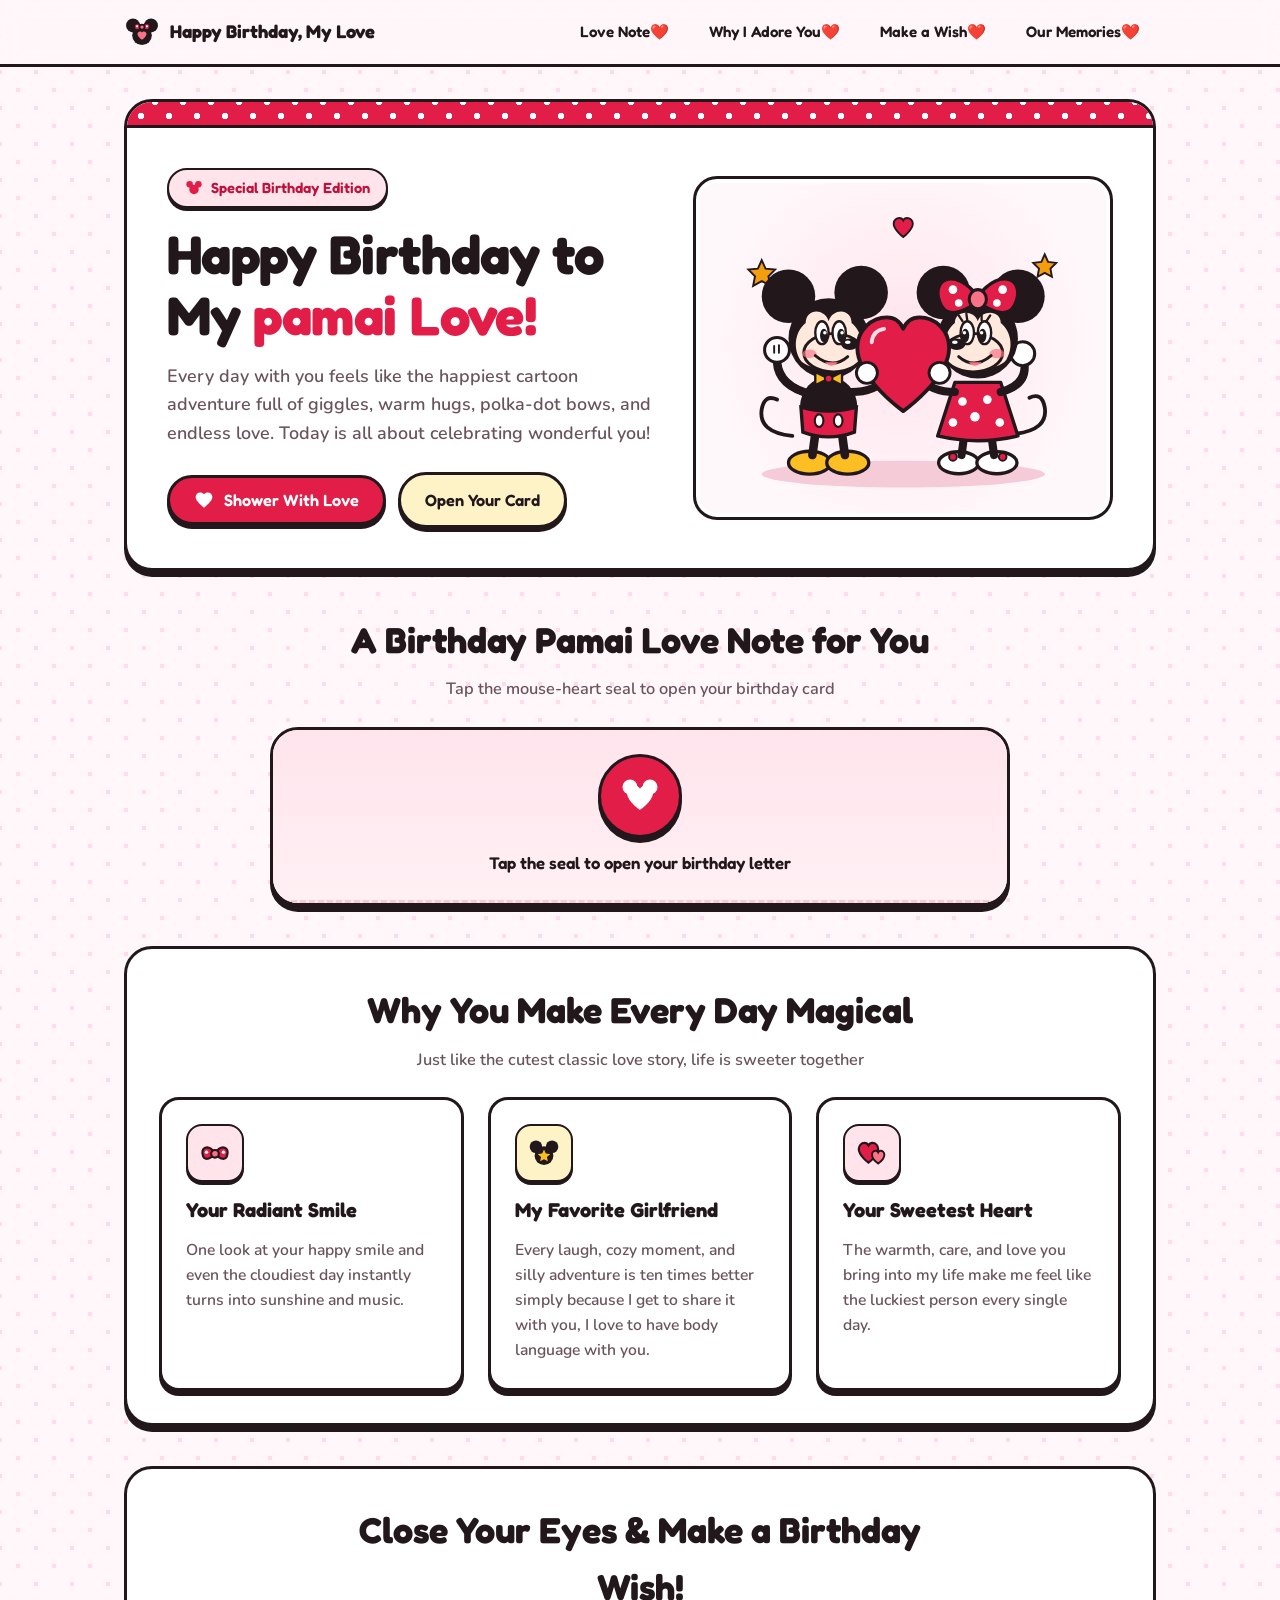
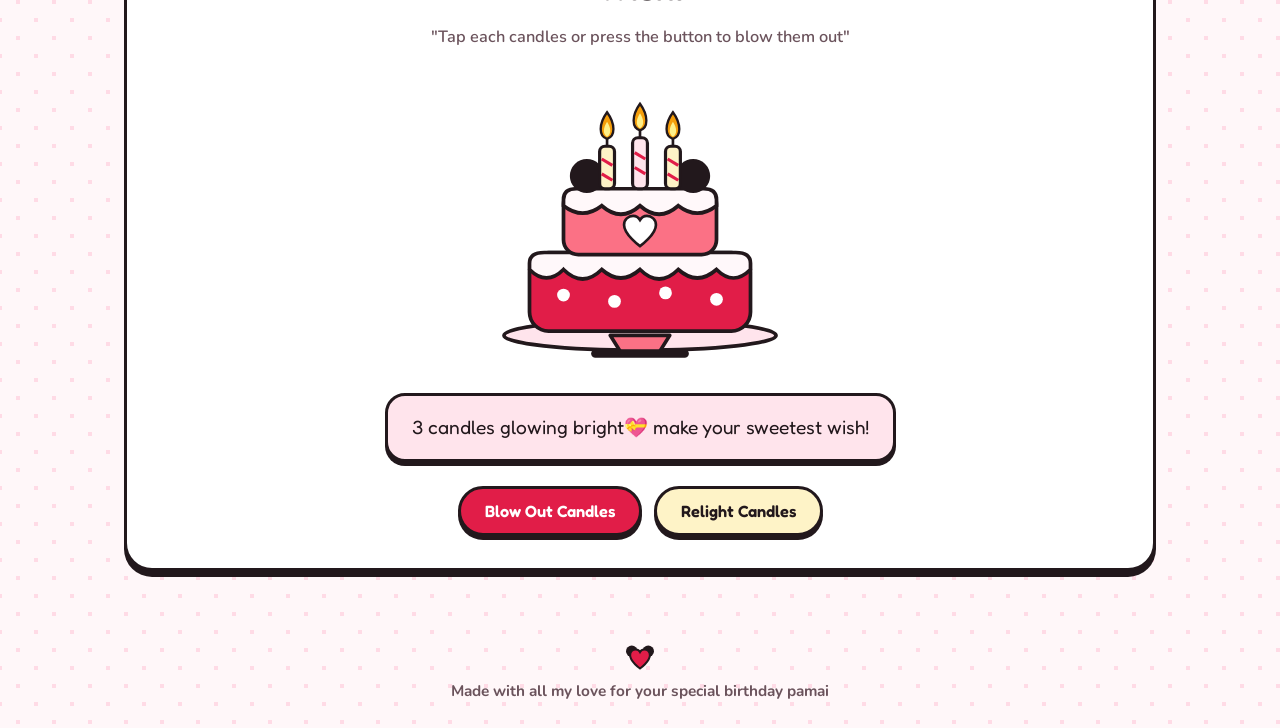
<file: index.html>
<!doctype html>
<html lang="en">
<head>
  <meta charset="utf-8">
  <meta name="viewport" content="width=device-width, initial-scale=1">
  <title>Happy Birthday, My Love!</title>
  <link rel="preconnect" href="https://fonts.googleapis.com">
  <link rel="preconnect" href="https://fonts.gstatic.com" crossorigin>
  <link href="https://fonts.googleapis.com/css2?family=Fredoka:wght@500;600;700&family=Nunito:wght@500;600;700;800&display=swap" rel="stylesheet">
  <link rel="stylesheet" href="styles.css">

</head>
<body>
  <div id="celebration-layer" aria-hidden="true"></div>

  <header class="site-header">
    <div class="header-inner">
      <a href="#top" class="brand-badge">
        <!-- Cute Mouse Ears + Polka Bow Emblem -->
        <svg width="36" height="32" viewBox="0 0 44 38" fill="none" aria-hidden="true">
          <circle cx="11" cy="11" r="8.5" fill="#22181c"/>
          <circle cx="33" cy="11" r="8.5" fill="#22181c"/>
          <circle cx="22" cy="23" r="12" fill="#22181c"/>
          <!-- Cute Red Bow -->
          <path d="M22 12 C16 6, 10 9, 13 15 C15 18, 19 16, 22 14 Z" fill="#e11d48" stroke="#22181c" stroke-width="2"/>
          <path d="M22 12 C28 6, 34 9, 31 15 C29 18, 25 16, 22 14 Z" fill="#e11d48" stroke="#22181c" stroke-width="2"/>
          <circle cx="16" cy="12" r="1.4" fill="#ffffff"/>
          <circle cx="28" cy="12" r="1.4" fill="#ffffff"/>
          <circle cx="22" cy="13" r="3" fill="#fb7185" stroke="#22181c" stroke-width="2"/>
          <!-- Heart inside head -->
          <path d="M22 28.5 C22 28.5, 16.5 24.8, 16.5 21.5 C16.5 19.6, 18 18.3, 19.7 18.3 C20.8 18.3, 21.6 18.9, 22 19.7 C22.4 18.9, 23.2 18.3, 24.3 18.3 C26 18.3, 27.5 19.6, 27.5 21.5 C27.5 24.8, 22 28.5, 22 28.5 Z" fill="#fb7185"/>
        </svg>
        <span>Happy Birthday, My Love</span>
      </a>

      <nav class="nav-links" aria-label="Birthday sections">
        <a class="nav-link" href="#love-letter">Love Note❤️</a>
        <a class="nav-link" href="#sweet-reasons">Why I Adore You❤️</a>
        <a class="nav-link" href="#birthday-wish">Make a Wish❤️</a>
        <a class="nav-link" href="memories.html">Our Memories❤️</a>
      </nav>
    </div>
  </header>

  <main id="top" class="container">
    <!-- HERO SECTION -->
    <section class="cartoon-card hero" aria-labelledby="hero-heading">
      <div class="hero-top-strip polka-banner"></div>
      <div class="hero-body">
        <div>
          <div class="pill-tag">
            <svg width="18" height="16" viewBox="0 0 24 22" fill="none" aria-hidden="true">
              <circle cx="6" cy="6" r="4.5" fill="#e11d48"/>
              <circle cx="18" cy="6" r="4.5" fill="#e11d48"/>
              <circle cx="12" cy="13" r="6.5" fill="#e11d48"/>
            </svg>
            <span>Special Birthday Edition</span>
          </div>

          <h1 id="hero-heading" class="hero-title">
            Happy Birthday to My <span class="highlight">pamai Love!</span>
          </h1>

          <p class="hero-subtitle">
            Every day with you feels like the happiest cartoon adventure full of giggles, warm hugs, polka-dot bows, and endless love. Today is all about celebrating wonderful you!
          </p>

          <div class="hero-actions">
            <button type="button" id="shower-love-btn" class="btn btn-primary">
              <svg width="20" height="20" viewBox="0 0 24 24" fill="currentColor" aria-hidden="true">
                <path d="M12 21.35l-1.45-1.32C5.4 15.36 2 12.28 2 8.5 2 5.42 4.42 3 7.5 3c1.74 0 3.41.81 4.5 2.09C13.09 3.81 14.76 3 16.5 3 19.58 3 22 5.42 22 8.5c0 3.78-3.4 6.86-8.55 11.54L12 21.35z"/>
              </svg>
              Shower With Love
            </button>
            <a href="#love-letter" class="btn btn-secondary">Open Your Card</a>
          </div>
        </div>

        <!-- Cute Classic Cartoon Mouse Couple SVG Illustration -->
        <div class="hero-stage">
          <svg class="couple-svg" viewBox="0 0 400 320" role="img" aria-label="Two cute cartoon mice holding a giant red birthday heart together">
            <!-- Soft ground shadow -->
            <ellipse cx="200" cy="292" rx="148" ry="14" fill="#f5cbd8"/>

            <!-- Decorative Floating Stars & Mini Mouse Hearts -->
            <g fill="#f59e0b" stroke="#22181c" stroke-width="2">
              <path d="M52 68 l4 9 10 1 -7 7 2 10 -9 -5 -9 5 2 -10 -7 -7 10 -1 z"/>
              <path d="M348 62 l3.5 8 8.5 1 -6 6 1.5 8.5 -7.5 -4 -7.5 4 1.5 -8.5 -6 -6 8.5 -1 z"/>
            </g>
            <path d="M200 44 C200 44, 190 36, 190 30 C190 26.5, 193 24, 196 24 C198 24, 199.3 25, 200 26.5 C200.7 25, 202 24, 204 24 C207 24, 210 26.5, 210 30 C210 36, 200 44, 200 44 Z" fill="#e11d48" stroke="#22181c" stroke-width="2"/>

            <!-- LEFT MOUSE (Boy Mouse with Bowtie & Red Shorts) -->
            <g class="mouse-bob-left">
              <!-- Cute Curly Tail -->
              <path d="M84 252 Q48 248 52 224 Q55 208 68 214" fill="none" stroke="#22181c" stroke-width="4" stroke-linecap="round"/>

              <!-- Yellow Cartoon Shoes -->
              <ellipse cx="102" cy="280" rx="22" ry="12" fill="#fbbf24" stroke="#22181c" stroke-width="3.5"/>
              <ellipse cx="142" cy="280" rx="22" ry="12" fill="#fbbf24" stroke="#22181c" stroke-width="3.5"/>
              <!-- Legs -->
              <line x1="108" y1="250" x2="105" y2="272" stroke="#22181c" stroke-width="9" stroke-linecap="round"/>
              <line x1="136" y1="250" x2="139" y2="272" stroke="#22181c" stroke-width="9" stroke-linecap="round"/>

              <!-- Torso & Classic Red Button Shorts -->
              <ellipse cx="122" cy="222" rx="30" ry="32" fill="#22181c"/>
              <path d="M93 222 Q122 230 151 222 L149 248 Q122 258 95 248 Z" fill="#e11d48" stroke="#22181c" stroke-width="3.5"/>
              <ellipse cx="112" cy="236" rx="4.5" ry="6.5" fill="#ffffff" stroke="#22181c" stroke-width="2.2"/>
              <ellipse cx="132" cy="236" rx="4.5" ry="6.5" fill="#ffffff" stroke="#22181c" stroke-width="2.2"/>

              <!-- Outer Arm Waving -->
              <path d="M96 206 Q66 196 68 168" fill="none" stroke="#22181c" stroke-width="9" stroke-linecap="round"/>
              <!-- Gloved Hand -->
              <circle cx="68" cy="162" r="13" fill="#ffffff" stroke="#22181c" stroke-width="3.2"/>
              <line x1="65" y1="158" x2="65" y2="165" stroke="#22181c" stroke-width="2" stroke-linecap="round"/>
              <line x1="70" y1="157" x2="70" y2="165" stroke="#22181c" stroke-width="2" stroke-linecap="round"/>

              <!-- Big Round Mouse Ears -->
              <circle cx="80" cy="106" r="28" fill="#22181c"/>
              <circle cx="156" cy="102" r="28" fill="#22181c"/>

              <!-- Head -->
              <circle cx="122" cy="150" r="42" fill="#22181c"/>
              <!-- Cream Widow's Peak Face Mask -->
              <path d="M98 134 C98 118, 118 118, 122 132 C126 118, 146 118, 146 134 C156 142, 160 158, 152 172 C144 185, 100 185, 92 172 C84 158, 88 142, 98 134 Z" fill="#ffe9dc"/>
              <!-- Snout & Cheek -->
              <ellipse cx="127" cy="165" rx="31" ry="20" fill="#ffe9dc" stroke="#22181c" stroke-width="3"/>
              <!-- Rosy Cheek -->
              <ellipse cx="102" cy="166" rx="7.5" ry="4.5" fill="#fb7185" opacity="0.65"/>

              <!-- Expressive Cartoon Eyes -->
              <ellipse cx="115" cy="144" rx="7" ry="12" fill="#ffffff" stroke="#22181c" stroke-width="2.5"/>
              <ellipse cx="133" cy="144" rx="7" ry="12" fill="#ffffff" stroke="#22181c" stroke-width="2.5"/>
              <ellipse cx="117" cy="147" rx="4" ry="7" fill="#22181c"/>
              <ellipse cx="135" cy="147" rx="4" ry="7" fill="#22181c"/>
              <circle cx="118" cy="144" r="1.8" fill="#ffffff"/>
              <circle cx="136" cy="144" r="1.8" fill="#ffffff"/>

              <!-- Cute Button Nose -->
              <ellipse cx="144" cy="156" rx="9" ry="6" fill="#22181c"/>
              <ellipse cx="142" cy="154" rx="3" ry="1.8" fill="#ffffff"/>

              <!-- Happy Smile -->
              <path d="M108 168 Q126 183 142 169" fill="none" stroke="#22181c" stroke-width="3" stroke-linecap="round"/>
              <path d="M118 175 Q125 182 132 175 Z" fill="#fb7185"/>

              <!-- Cute Yellow Bowtie -->
              <path d="M122 192 L108 185 L108 199 Z" fill="#fbbf24" stroke="#22181c" stroke-width="2.5" stroke-linejoin="round"/>
              <path d="M122 192 L136 185 L136 199 Z" fill="#fbbf24" stroke="#22181c" stroke-width="2.5" stroke-linejoin="round"/>
              <circle cx="122" cy="192" r="4" fill="#e11d48" stroke="#22181c" stroke-width="2"/>
            </g>

            <!-- RIGHT MOUSE (Girl Mouse with Polka-Dot Dress & Giant Bow) -->
            <g class="mouse-bob-right">
              <!-- Curly Tail -->
              <path d="M316 250 Q352 246 348 222 Q345 206 332 212" fill="none" stroke="#22181c" stroke-width="4" stroke-linecap="round"/>

              <!-- Cuteheeled Mary Jane Shoes -->
              <ellipse cx="258" cy="280" rx="21" ry="11.5" fill="#ffffff" stroke="#22181c" stroke-width="3.5"/>
              <circle cx="252" cy="274" r="4" fill="#e11d48" stroke="#22181c" stroke-width="2"/>
              <ellipse cx="298" cy="280" rx="21" ry="11.5" fill="#ffffff" stroke="#22181c" stroke-width="3.5"/>
              <circle cx="304" cy="274" r="4" fill="#e11d48" stroke="#22181c" stroke-width="2"/>

              <!-- Legs -->
              <line x1="264" y1="250" x2="261" y2="272" stroke="#22181c" stroke-width="8.5" stroke-linecap="round"/>
              <line x1="292" y1="250" x2="295" y2="272" stroke="#22181c" stroke-width="8.5" stroke-linecap="round"/>

              <!-- Polka-Dot Flared Dress -->
              <path d="M254 196 L302 196 L320 252 Q278 262 236 252 Z" fill="#e11d48" stroke="#22181c" stroke-width="3.5" stroke-linejoin="round"/>
              <!-- White Polka Dots on Dress -->
              <circle cx="262" cy="216" r="4.5" fill="#ffffff"/>
              <circle cx="288" cy="214" r="4.5" fill="#ffffff"/>
              <circle cx="275" cy="232" r="5" fill="#ffffff"/>
              <circle cx="252" cy="238" r="4.5" fill="#ffffff"/>
              <circle cx="301" cy="238" r="4.5" fill="#ffffff"/>

              <!-- Outer Arm Clasped Happily -->
              <path d="M302 206 Q332 198 326 172" fill="none" stroke="#22181c" stroke-width="8.5" stroke-linecap="round"/>
              <circle cx="325" cy="166" r="12.5" fill="#ffffff" stroke="#22181c" stroke-width="3.2"/>

              <!-- Big Round Mouse Ears -->
              <circle cx="242" cy="102" r="28" fill="#22181c"/>
              <circle cx="320" cy="106" r="28" fill="#22181c"/>

              <!-- Head -->
              <circle cx="278" cy="150" r="42" fill="#22181c"/>

              <!-- Iconic Giant Polka-Dot Bow on Top -->
              <g>
                <path d="M278 106 C254 74, 226 88, 240 116 C248 130, 266 120, 278 112 Z" fill="#e11d48" stroke="#22181c" stroke-width="3.5"/>
                <path d="M278 106 C302 74, 330 88, 316 116 C308 130, 290 120, 278 112 Z" fill="#e11d48" stroke="#22181c" stroke-width="3.5"/>
                <circle cx="252" cy="99" r="4.5" fill="#ffffff"/>
                <circle cx="258" cy="113" r="4" fill="#ffffff"/>
                <circle cx="304" cy="99" r="4.5" fill="#ffffff"/>
                <circle cx="298" cy="113" r="4" fill="#ffffff"/>
                <ellipse cx="278" cy="109" rx="9" ry="10" fill="#fb7185" stroke="#22181c" stroke-width="3.2"/>
              </g>

              <!-- Cream Face Mask -->
              <path d="M254 134 C254 120, 274 120, 278 132 C282 120, 302 120, 302 134 C312 142, 316 158, 308 172 C300 185, 256 185, 248 172 C240 158, 244 142, 254 134 Z" fill="#ffe9dc"/>
              <!-- Snout -->
              <ellipse cx="273" cy="165" rx="31" ry="20" fill="#ffe9dc" stroke="#22181c" stroke-width="3"/>
              <!-- Rosy Cheek -->
              <ellipse cx="298" cy="166" rx="8" ry="4.8" fill="#fb7185" opacity="0.7"/>

              <!-- Sweet Eyelashes & Eyes -->
              <path d="M262 132 L258 126 M267 131 L266 124" stroke="#22181c" stroke-width="2.4" stroke-linecap="round"/>
              <path d="M282 131 L282 124 M287 132 L291 126" stroke="#22181c" stroke-width="2.4" stroke-linecap="round"/>
              <ellipse cx="267" cy="144" rx="7" ry="12" fill="#ffffff" stroke="#22181c" stroke-width="2.5"/>
              <ellipse cx="285" cy="144" rx="7" ry="12" fill="#ffffff" stroke="#22181c" stroke-width="2.5"/>
              <ellipse cx="265" cy="147" rx="4" ry="7" fill="#22181c"/>
              <ellipse cx="283" cy="147" rx="4" ry="7" fill="#22181c"/>
              <circle cx="264" cy="144" r="1.8" fill="#ffffff"/>
              <circle cx="282" cy="144" r="1.8" fill="#ffffff"/>

              <!-- Cute Button Nose -->
              <ellipse cx="256" cy="156" rx="9" ry="6" fill="#22181c"/>
              <ellipse cx="254" cy="154" rx="3" ry="1.8" fill="#ffffff"/>

              <!-- Sweet Smile -->
              <path d="M258 169 Q274 183 292 168" fill="none" stroke="#22181c" stroke-width="3" stroke-linecap="round"/>
              <path d="M268 175 Q275 182 282 175 Z" fill="#fb7185"/>
            </g>

            <!-- CENTER GIANT SHARED HEART HELD BY BOTH MICE -->
            <g class="heart-pulse">
              <!-- Inner Arms Holding Heart -->
              <path d="M146 206 Q170 206 182 192" fill="none" stroke="#22181c" stroke-width="8.5" stroke-linecap="round"/>
              <path d="M254 206 Q230 206 218 192" fill="none" stroke="#22181c" stroke-width="8.5" stroke-linecap="round"/>

              <!-- Heart Shape -->
              <path d="M200 226 C200 226, 152 192, 152 160 C152 141, 167 128, 183 128 C192 128, 197 133, 200 140 C203 133, 208 128, 217 128 C233 128, 248 141, 248 160 C248 192, 200 226, 200 226 Z" fill="#e11d48" stroke="#22181c" stroke-width="4" stroke-linejoin="round"/>
              <!-- Glossy Shine on Heart -->
              <path d="M167 154 Q168 142 180 140" fill="none" stroke="#ffffff" stroke-width="4" stroke-linecap="round" opacity="0.85"/>
              <!-- Gloved Hands Resting on Heart -->
              <circle cx="162" cy="186" r="11" fill="#ffffff" stroke="#22181c" stroke-width="3"/>
              <circle cx="238" cy="186" r="11" fill="#ffffff" stroke="#22181c" stroke-width="3"/>
            </g>
          </svg>
        </div>
      </div>
    </section>

    <!-- LOVE LETTER ENVELOPE SECTION -->
    <section id="love-letter" aria-labelledby="letter-heading">
      <div class="section-header">
        <h2 id="letter-heading" class="section-title">A Birthday Pamai Love Note for You</h2>
        <p class="section-desc">Tap the mouse-heart seal to open your birthday card</p>
      </div>

      <div class="letter-wrapper">
        <div id="envelope-card" class="envelope-card">
          <div class="envelope-top">
            <button
              type="button"
              id="toggle-letter-btn"
              class="wax-seal-btn"
              aria-expanded="false"
              aria-controls="letter-panel"
              aria-label="Open birthday love letter"
            >
              <!-- Mouse-Ear Heart Seal Icon -->
              <svg width="44" height="40" viewBox="0 0 44 40" fill="none" aria-hidden="true">
                <circle cx="12" cy="11" r="7.5" fill="#ffffff"/>
                <circle cx="32" cy="11" r="7.5" fill="#ffffff"/>
                <path d="M22 34 C22 34, 9 25, 9 17 C9 12.5, 12.5 9.5, 16.5 9.5 C19 9.5, 21 10.8, 22 12.8 C23 10.8, 25 9.5, 27.5 9.5 C31.5 9.5, 35 12.5, 35 17 C35 25, 22 34, 22 34 Z" fill="#ffffff"/>
              </svg>
            </button>
            <span id="seal-label" class="seal-caption">Tap the seal to open your birthday letter</span>
          </div>

          <div id="letter-panel" class="letter-content">
            <div class="letter-paper">
              <h3 class="letter-salutation">Dearest Birthday babe,</h3>
              <div class="letter-body">
                <p>
                  Happy, happy birthday, my babe! From the moment you walked into my life, you turned ordinary days into the sweetest, brightest story I could ever wish for.
                </p>
                <p>
                  Your smile lights up every room, your kindness warms my heart, and being by your side—just like two inseparable cartoon sweethearts—is my favorite place in the whole world.
                </p>
                <p>
                  May this year bring you all the laughter, magic, sweet surprises, and happiness your heart can hold. Thank you for being you, today and always.
                </p>
              </div>
              <div class="letter-signoff">
                <span>Forever yours, with all my love from first</span>
                <svg width="24" height="22" viewBox="0 0 24 22" fill="#e11d48" aria-hidden="true">
                  <path d="M12 20.5 C12 20.5, 3 14.2, 3 8.2 C3 5, 5.5 2.5, 8.5 2.5 C10.3 2.5, 11.4 3.5, 12 4.8 C12.6 3.5, 13.7 2.5, 15.5 2.5 C18.5 2.5, 21 5, 21 8.2 C21 14.2, 12 20.5, 12 20.5 Z"/>
                </svg>
              </div>
            </div>
          </div>
        </div>
      </div>
    </section>

    <!-- SWEET REASONS SECTION -->
    <section id="sweet-reasons" class="cartoon-card" aria-labelledby="reasons-heading">
      <div class="section-header">
        <h2 id="reasons-heading" class="section-title">Why You Make Every Day Magical</h2>
        <p class="section-desc">Just like the cutest classic love story, life is sweeter together</p>
      </div>

      <div class="reasons-grid">
        <article class="reason-card">
          <div class="reason-icon" aria-hidden="true">
            <!-- Polka Bow SVG -->
            <svg width="34" height="28" viewBox="0 0 40 30" fill="none">
              <path d="M20 15 C12 4, 2 8, 6 19 C9 25, 16 20, 20 17 Z" fill="#e11d48" stroke="#22181c" stroke-width="2.5"/>
              <path d="M20 15 C28 4, 38 8, 34 19 C31 25, 24 20, 20 17 Z" fill="#e11d48" stroke="#22181c" stroke-width="2.5"/>
              <circle cx="10" cy="14" r="2" fill="#ffffff"/>
              <circle cx="30" cy="14" r="2" fill="#ffffff"/>
              <circle cx="20" cy="16" r="4.5" fill="#fb7185" stroke="#22181c" stroke-width="2.5"/>
            </svg>
          </div>
          <h3 class="reason-title">Your Radiant Smile</h3>
          <p class="reason-text">
            One look at your happy smile and even the cloudiest day instantly turns into sunshine and music.
          </p>
        </article>

        <article class="reason-card">
          <div class="reason-icon" aria-hidden="true">
            <!-- Mouse Ears Star SVG -->
            <svg width="34" height="32" viewBox="0 0 38 34" fill="none">
              <circle cx="10" cy="10" r="7" fill="#22181c"/>
              <circle cx="28" cy="10" r="7" fill="#22181c"/>
              <circle cx="19" cy="20" r="10.5" fill="#22181c"/>
              <path d="M19 13 l2 4.5 5 .6 -3.7 3.4 1 4.8 -4.3 -2.4 -4.3 2.4 1 -4.8 -3.7 -3.4 5 -.6 z" fill="#fbbf24"/>
            </svg>
          </div>
          <h3 class="reason-title">My Favorite Girlfriend</h3>
          <p class="reason-text">
            Every laugh, cozy moment, and silly adventure is ten times better simply because I get to share it with you, I love to have body language with you.
          </p>
        </article>

        <article class="reason-card">
          <div class="reason-icon" aria-hidden="true">
            <!-- Two Hearts SVG -->
            <svg width="34" height="30" viewBox="0 0 38 34" fill="none">
              <path d="M15 28 C15 28, 4 20, 4 12.5 C4 8.5, 7 5.5, 10.5 5.5 C12.8 5.5, 14.2 6.8, 15 8.4 C15.8 6.8, 17.2 5.5, 19.5 5.5 C23 5.5, 26 8.5, 26 12.5 C26 20, 15 28, 15 28 Z" fill="#e11d48" stroke="#22181c" stroke-width="2.4"/>
              <path d="M26 29 C26 29, 19 23.8, 19 19 C19 16.5, 21 14.5, 23.2 14.5 C24.6 14.5, 25.5 15.3, 26 16.3 C26.5 15.3, 27.4 14.5, 28.8 14.5 C31 14.5, 33 16.5, 33 19 C33 23.8, 26 29, 26 29 Z" fill="#fb7185" stroke="#22181c" stroke-width="2.2"/>
            </svg>
          </div>
          <h3 class="reason-title">Your Sweetest Heart</h3>
          <p class="reason-text">
            The warmth, care, and love you bring into my life make me feel like the luckiest person every single day.
          </p>
        </article>
      </div>
    </section>

    <!-- INTERACTIVE BIRTHDAY CAKE & WISH SECTION -->
    <section id="birthday-wish" class="cartoon-card" aria-labelledby="wish-heading">
      <div class="section-header">
        <h2 id="wish-heading" class="section-title">Close Your Eyes &amp; Make a Birthday Wish!</h2>
        <p class="section-desc">"Tap each candles or press the button to blow them out"</p>
      </div>

      <div class="cake-stage">
        <div class="cake-svg-wrap">
          <svg viewBox="0 0 320 270" width="100%" role="img" aria-label="Cute polka-dot birthday cake topped with mouse ears and three flickering candles">
            <!-- Cake Stand -->
            <ellipse cx="160" cy="246" rx="128" ry="14" fill="#ffe4ec" stroke="#22181c" stroke-width="3.5"/>
            <path d="M132 246 L142 262 L178 262 L188 246 Z" fill="#fb7185" stroke="#22181c" stroke-width="3.5" stroke-linejoin="round"/>
            <rect x="114" y="259" width="92" height="8" rx="4" fill="#22181c"/>

            <!-- Bottom Tier (Polka-Dot Red) -->
            <rect x="56" y="168" width="208" height="74" rx="18" fill="#e11d48" stroke="#22181c" stroke-width="3.5"/>
            <circle cx="88" cy="208" r="6" fill="#ffffff"/>
            <circle cx="136" cy="214" r="6" fill="#ffffff"/>
            <circle cx="184" cy="206" r="6" fill="#ffffff"/>
            <circle cx="232" cy="212" r="6" fill="#ffffff"/>
            <!-- Cream Frosting Drips Bottom Tier -->
            <path d="M56 184 Q72 200 88 184 Q106 202 124 184 Q142 200 160 184 Q178 202 196 184 Q214 200 232 184 Q248 200 264 184 L264 178 Q264 168 250 168 L70 168 Q56 168 56 178 Z" fill="#fff8fa" stroke="#22181c" stroke-width="3.5"/>

            <!-- Top Tier (Soft Pink) -->
            <rect x="88" y="108" width="144" height="62" rx="14" fill="#fb7185" stroke="#22181c" stroke-width="3.5"/>
            <!-- Cream Frosting Top Tier -->
            <path d="M88 124 Q106 138 124 124 Q142 140 160 124 Q178 140 196 124 Q214 138 232 124 L232 118 Q232 108 220 108 L100 108 Q88 108 88 118 Z" fill="#fff8fa" stroke="#22181c" stroke-width="3.5"/>

            <!-- Cute Chocolate Mouse-Ear Cake Toppers -->
            <circle cx="110" cy="96" r="16" fill="#22181c"/>
            <circle cx="210" cy="96" r="16" fill="#22181c"/>

            <!-- Center Heart Badge on Cake -->
            <path d="M160 162 C160 162, 145 151, 145 142 C145 137, 149 133.5, 153.5 133.5 C156.5 133.5, 158.6 135, 160 137.4 C161.4 135, 163.5 133.5, 166.5 133.5 C171 133.5, 175 137, 175 142 C175 151, 160 162, 160 162 Z" fill="#ffffff" stroke="#22181c" stroke-width="2.5"/>

            <!-- CANDLE 1 -->
            <g class="candle-group" data-candle="0" role="button" tabindex="0" aria-label="Candle 1, tap to blow out">
              <rect x="122" y="68" width="14" height="40" rx="5" fill="#fef3c7" stroke="#22181c" stroke-width="3"/>
              <line x1="124" y1="80" x2="134" y2="86" stroke="#e11d48" stroke-width="3"/>
              <line x1="124" y1="94" x2="134" y2="100" stroke="#e11d48" stroke-width="3"/>
              <line x1="129" y1="61" x2="129" y2="68" stroke="#22181c" stroke-width="2.5"/>
              <circle class="smoke-puff" cx="129" cy="52" r="5" fill="#9ca3af"/>
              <g class="flame" style="transform-origin: 129px 60px;">
                <path d="M129 36 C121 47, 121 59, 129 61 C137 59, 137 47, 129 36 Z" fill="#f59e0b" stroke="#22181c" stroke-width="2.2"/>
                <path d="M129 45 C125 51, 125 57, 129 59 C133 57, 133 51, 129 45 Z" fill="#fef08a"/>
              </g>
            </g>

            <!-- CANDLE 2 (Center) -->
            <g class="candle-group" data-candle="1" role="button" tabindex="0" aria-label="Candle 2, tap to blow out">
              <rect x="153" y="60" width="14" height="48" rx="5" fill="#ffe4ec" stroke="#22181c" stroke-width="3"/>
              <line x1="155" y1="74" x2="165" y2="80" stroke="#e11d48" stroke-width="3"/>
              <line x1="155" y1="88" x2="165" y2="94" stroke="#e11d48" stroke-width="3"/>
              <line x1="160" y1="53" x2="160" y2="60" stroke="#22181c" stroke-width="2.5"/>
              <circle class="smoke-puff" cx="160" cy="44" r="5" fill="#9ca3af"/>
              <g class="flame" style="transform-origin: 160px 52px;">
                <path d="M160 28 C152 39, 152 51, 160 53 C168 51, 168 39, 160 28 Z" fill="#f59e0b" stroke="#22181c" stroke-width="2.2"/>
                <path d="M160 37 C156 43, 156 49, 160 51 C164 49, 164 43, 160 37 Z" fill="#fef08a"/>
              </g>
            </g>

            <!-- CANDLE 3 -->
            <g class="candle-group" data-candle="2" role="button" tabindex="0" aria-label="Candle 3, tap to blow out">
              <rect x="184" y="68" width="14" height="40" rx="5" fill="#fef3c7" stroke="#22181c" stroke-width="3"/>
              <line x1="186" y1="80" x2="196" y2="86" stroke="#e11d48" stroke-width="3"/>
              <line x1="186" y1="94" x2="196" y2="100" stroke="#e11d48" stroke-width="3"/>
              <line x1="191" y1="61" x2="191" y2="68" stroke="#22181c" stroke-width="2.5"/>
              <circle class="smoke-puff" cx="191" cy="52" r="5" fill="#9ca3af"/>
              <g class="flame" style="transform-origin: 191px 60px;">
                <path d="M191 36 C183 47, 183 59, 191 61 C199 59, 199 47, 191 36 Z" fill="#f59e0b" stroke="#22181c" stroke-width="2.2"/>
                <path d="M191 45 C187 51, 187 57, 191 59 C195 57, 195 51, 191 45 Z" fill="#fef08a"/>
              </g>
            </g>
          </svg>
        </div>

        <div id="wish-banner" class="wish-banner" aria-live="polite">
          <p id="wish-status" class="wish-status">
            3 candles glowing bright💝 make your sweetest wish!
          </p>
        </div>

        <div class="hero-actions">
          <button type="button" id="blow-candles-btn" class="btn btn-primary">
            Blow Out Candles
          </button>
          <button type="button" id="relight-candles-btn" class="btn btn-secondary" hidden>
            Relight Candles
          </button>
        </div>
      </div>
    </section>
  </main>

  <footer class="site-footer">
    <svg width="34" height="28" viewBox="0 0 40 34" fill="none" aria-hidden="true">
      <circle cx="10" cy="10" r="7" fill="#22181c"/>
      <circle cx="30" cy="10" r="7" fill="#22181c"/>
      <path d="M20 31 C20 31, 8 22.5, 8 15 C8 11, 11 8, 15 8 C17.4 8, 19 9.2, 20 11 C21 9.2, 22.6 8, 25 8 C29 8, 32 11, 32 15 C32 22.5, 20 31, 20 31 Z" fill="#e11d48" stroke="#22181c" stroke-width="2.5"/>
    </svg>
    <span>Made with all my love for your special birthday pamai</span>
  </footer>

  <script src="script.js"></script>
</body>
</html>
</file>
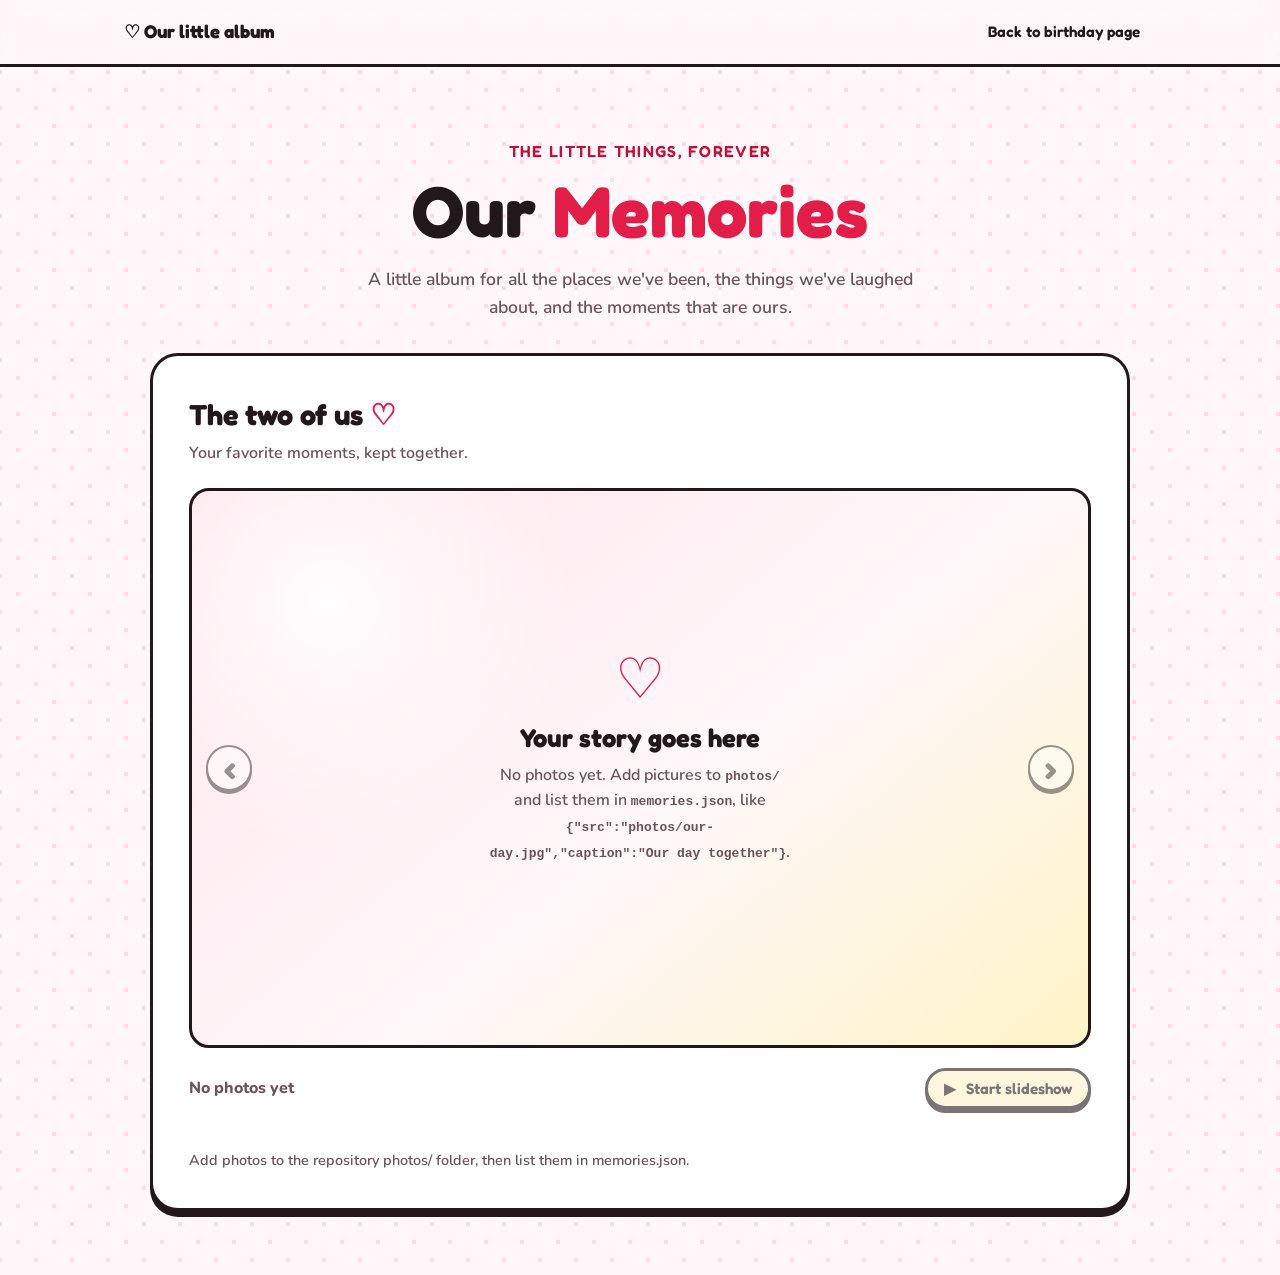
<file: memories.html>
<!doctype html>
<html lang="en">
<head>
  <meta charset="utf-8">
  <meta name="viewport" content="width=device-width, initial-scale=1">
  <meta name="theme-color" content="#fff7f9">
  <title>Our Memories</title>
  <link rel="preconnect" href="https://fonts.googleapis.com">
  <link rel="preconnect" href="https://fonts.gstatic.com" crossorigin>
  <link href="https://fonts.googleapis.com/css2?family=Fredoka:wght@500;600;700&family=Nunito:wght@500;600;700;800&display=swap" rel="stylesheet">
  <link rel="stylesheet" href="styles.css">
  <link rel="stylesheet" href="memories.css">
</head>
<body>
  <header class="site-header">
    <div class="header-inner">
      <a href="index.html" class="brand-badge">♡ Our little album</a>
      <nav class="nav-links" aria-label="Main navigation">
        <a class="nav-link" href="index.html">Back to birthday page</a>
      </nav>
    </div>
  </header>

  <main class="memories-container">
    <section class="memories-intro" aria-labelledby="memories-title">
      <span class="memories-kicker">the little things, forever</span>
      <h1 id="memories-title">Our <span>Memories</span></h1>
      <p>A little album for all the places we've been, the things we've laughed about, and the moments that are ours.</p>
    </section>

    <section class="cartoon-card memories-album" aria-label="Our photo album">
      <div class="album-topline">
        <div>
          <h2 class="album-title">The two of us <span aria-hidden="true">♡</span></h2>
          <p class="album-hint">Your favorite moments, kept together.</p>
        </div>
      </div>

      <div class="album-viewer" aria-label="Slideshow">
        <div id="empty-album" class="empty-album">
          <span class="empty-heart" aria-hidden="true">♡</span>
          <h3>Your story goes here</h3>
          <p>No photos yet. Add pictures to <code>photos/</code> and list them in <code>memories.json</code>, like <code>{"src":"photos/our-day.jpg","caption":"Our day together"}</code>.</p>
        </div>
        <figure id="current-memory" class="current-memory" hidden>
          <img id="memory-image" alt="">
          <figcaption id="memory-caption"></figcaption>
        </figure>
        <button id="previous-photo" class="slide-arrow slide-arrow-previous" type="button" aria-label="Previous photo" disabled>‹</button>
        <button id="next-photo" class="slide-arrow slide-arrow-next" type="button" aria-label="Next photo" disabled>›</button>
      </div>

      <div class="album-controls">
        <span id="photo-count" class="photo-count" aria-live="polite">No photos yet</span>
        <div class="playback-controls">
          <button id="play-slideshow" class="btn btn-secondary playback-button" type="button" aria-pressed="false" disabled>
            <span aria-hidden="true">▶</span> Start slideshow
          </button>
        </div>
      </div>
      <div id="photo-thumbnails" class="photo-thumbnails" aria-label="Choose a photo"></div>
      <p id="album-status" class="album-status" role="status" aria-live="polite">Published photos are visible to anyone who can view this website. Add only photos you're happy to share.</p>
    </section>
  </main>

  <script src="memories.js"></script>
</body>
</html>
</file>
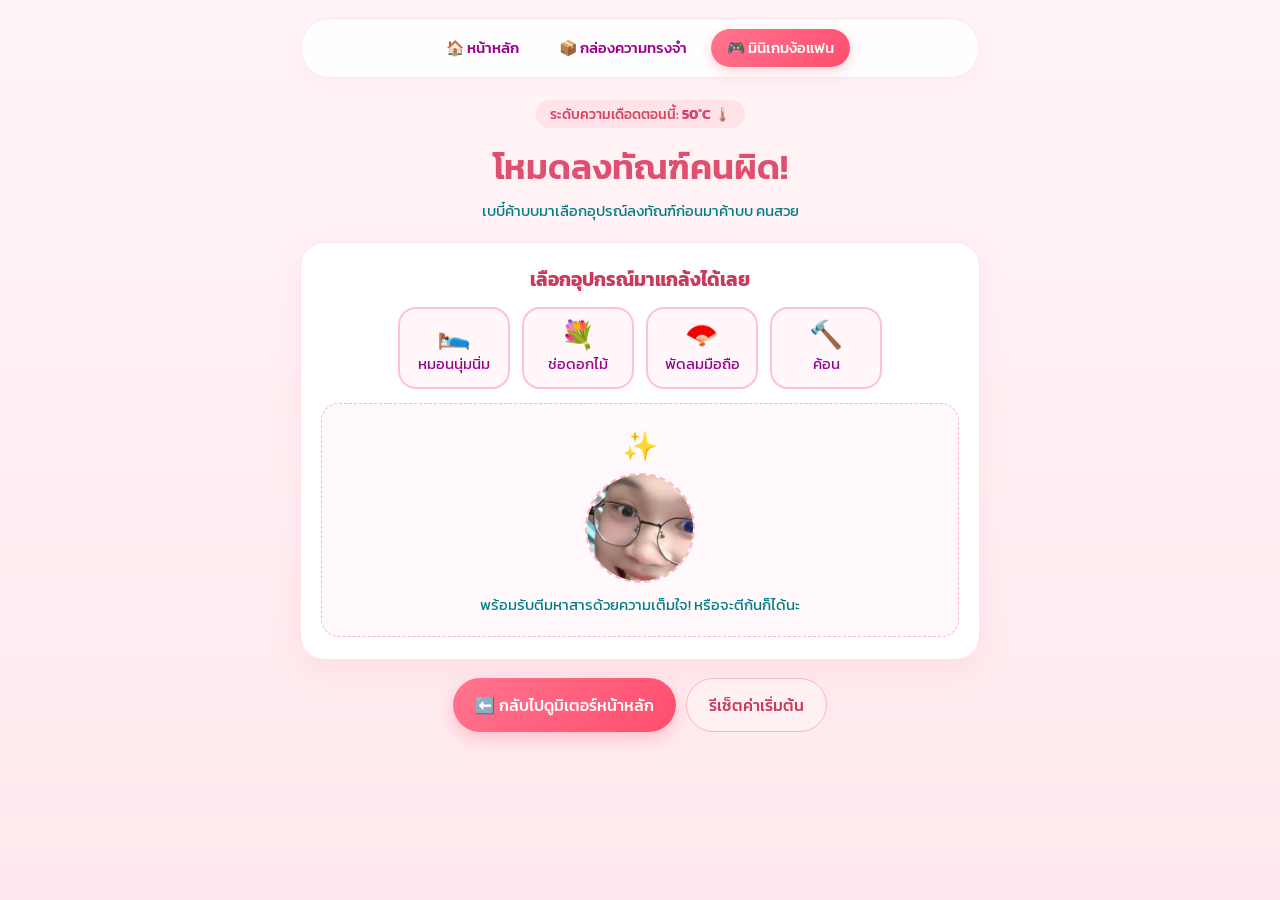
<file: minigame.html>
<!DOCTYPE html>
<html lang="th">
<head>
    <meta charset="UTF-8">
    <meta name="viewport" content="width=device-width, initial-scale=1.0">
    <title>มินิเกมลงทัณฑ์คนผิด 🎮💕</title>
    <link rel="preconnect" href="https://fonts.googleapis.com">
    <link rel="preconnect" href="https://fonts.gstatic.com" crossorigin>
    <link href="https://fonts.googleapis.com/css2?family=Kanit:wght@300;400;500;600&display=swap" rel="stylesheet">
    <link rel="stylesheet" href="style.css">
</head>
<body>
    <div class="container">
        <nav class="top-nav" aria-label="เมนูหลัก">
            <a href="index.html" class="nav-link">🏠 หน้าหลัก</a>
            <a href="memories.html" class="nav-link">📦 กล่องความทรงจำ</a>
            <a href="minigame.html" class="nav-link active">🎮 มินิเกมง้อแฟน</a>
        </nav>

        <div class="header-badge">ระดับความเดือดตอนนี้: <strong id="mini-meter-value">50°C</strong> 🌡️</div>
        <h1>โหมดลงทัณฑ์คนผิด!</h1>
        <p class="subtitle">เบบี๋ค้าบบมาเลือกอุปรณ์ลงทัณฑ์ก่อนมาค้าบบ คนสวย</p>

        <div class="card">
            <h3 style="margin: 0 0 6px; color: #c93b5b;">เลือกอุปกรณ์มาแกล้งได้เลย</h3>
            <div class="weapons-row">
                <button type="button" class="weapon-btn" data-weapon="หมอนนุ่มนิ่ม" data-icon="🛌" data-effect="🪶">
                    <span class="icon">🛌</span>
                    <span>หมอนนุ่มนิ่ม</span>
                </button>
                <button type="button" class="weapon-btn" data-weapon="ช่อดอกไม้" data-icon="💐" data-effect="🌸">
                    <span class="icon">💐</span>
                    <span>ช่อดอกไม้</span>
                </button>
                <button type="button" class="weapon-btn" data-weapon="พัดลมมือถือ" data-icon="🪭" data-effect="💨">
                    <span class="icon">🪭</span>
                    <span>พัดลมมือถือ</span>
                </button>
                <button type="button" class="weapon-btn" data-weapon="ค้อน" data-icon="🔨" data-effect="✨">
                    <span class="icon">🔨</span>
                    <span>ค้อน</span>
                </button>
            </div>

            <div class="stage-box">
                <div id="hit-effect">✨</div>
                <!-- TODO: ใส่ path รูปหน้าที่สองใน data-hit-src -->
                <img src="picture/first.jpg" data-hit-src="picture/S__9265157.jpg" alt="ตัวละคร" class="character-image" id="character">
                <p id="attack-caption" style="margin: 10px 0 0; font-size: 0.95rem; color: var(--muted-text);">
                    พร้อมรับตีมหาสารด้วยความเต็มใจ! หรือจะตีก้นก็ได้นะ
                </p>
            </div>
        </div>

        <div class="actions-grid">
            <a href="index.html" class="btn btn-primary">⬅️ กลับไปดูมิเตอร์หน้าหลัก</a>
            <button type="button" class="btn btn-soft" id="btn-reset-meter">รีเซ็ตค่าเริ่มต้น</button>
        </div>
    </div>

    <script src="script.js"></script>
</body>
</html>
</file>
<file: styles.css>
:root {
      --bg: #fff7f9;
      --bg-dots: #ffdbe6;
      --surface: #ffffff;
      --surface-warm: #fff0f4;
      --ink: #22181c;
      --muted: #6b535c;
      --crimson: #e11d48;
      --crimson-dark: #be123c;
      --pink: #fb7185;
      --pink-soft: #ffe4ec;
      --gold: #f59e0b;
      --gold-soft: #fef3c7;
      --border: #f5cbd8;
      --outline: #22181c;
      --radius-lg: 28px;
      --radius-md: 20px;
      --radius-pill: 999px;
      --shadow-cartoon: 0 6px 0 #22181c;
      --shadow-soft: 0 12px 30px rgba(225, 29, 72, 0.12);
      --font-display: 'Fredoka', 'Trebuchet MS', -apple-system, BlinkMacSystemFont, sans-serif;
      --font-body: 'Nunito', -apple-system, BlinkMacSystemFont, 'Segoe UI', Roboto, sans-serif;
      --space-2: 8px;
      --space-3: 12px;
      --space-4: 16px;
      --space-6: 24px;
      --space-8: 32px;
      --space-10: 40px;
      --space-12: 48px;
    }

    * {
      box-sizing: border-box;
    }

    html {
      scroll-behavior: smooth;
    }

    body {
      margin: 0;
      font-family: var(--font-body);
      color: var(--ink);
      background-color: var(--bg);
      background-image:
        radial-gradient(var(--bg-dots) 2.5px, transparent 2.5px),
        radial-gradient(var(--bg-dots) 2.5px, var(--bg) 2.5px);
      background-size: 36px 36px;
      background-position: 0 0, 18px 18px;
      line-height: 1.6;
      overflow-x: hidden;
    }

    /* Floating FX Canvas */
    #celebration-layer {
      position: fixed;
      inset: 0;
      pointer-events: none;
      z-index: 50;
      overflow: hidden;
    }

    .floating-particle {
      position: absolute;
      will-change: transform, opacity;
      animation: floatUp linear forwards;
    }

    @keyframes floatUp {
      0% {
        transform: translateY(0) scale(0.5) rotate(0deg);
        opacity: 0;
      }
      15% {
        opacity: 1;
      }
      85% {
        opacity: 0.95;
      }
      100% {
        transform: translateY(-105vh) scale(1.15) rotate(var(--rot, 24deg));
        opacity: 0;
      }
    }

    /* Top Ribbon Header */
    .site-header {
      position: sticky;
      top: 0;
      z-index: 30;
      background: rgba(255, 247, 249, 0.9);
      backdrop-filter: blur(10px);
      border-bottom: 3px solid var(--outline);
    }

    .header-inner {
      max-width: 1080px;
      margin: 0 auto;
      padding: var(--space-3) var(--space-6);
      display: flex;
      align-items: center;
      justify-content: space-between;
      gap: var(--space-4);
      flex-wrap: wrap;
    }

    .brand-badge {
      display: inline-flex;
      align-items: center;
      gap: 10px;
      font-family: var(--font-display);
      font-weight: 700;
      font-size: 1.15rem;
      color: var(--ink);
      text-decoration: none;
    }

    .nav-links {
      display: flex;
      align-items: center;
      gap: var(--space-2);
      flex-wrap: wrap;
    }

    .nav-link {
      font-family: var(--font-display);
      font-size: 0.95rem;
      font-weight: 600;
      color: var(--ink);
      text-decoration: none;
      padding: 6px 14px;
      border-radius: var(--radius-pill);
      border: 2px solid transparent;
      transition: background 0.18s ease, border-color 0.18s ease, transform 0.15s ease;
    }

    .nav-link:hover {
      background: var(--pink-soft);
      border-color: var(--outline);
    }

    .nav-link:focus-visible {
      outline: 3px solid var(--crimson);
      outline-offset: 2px;
    }

    /* Main Container */
    .container {
      max-width: 1080px;
      margin: 0 auto;
      padding: var(--space-8) var(--space-6) var(--space-12);
      display: flex;
      flex-direction: column;
      gap: var(--space-10);
    }

    /* Cartoon Card Shell */
    .cartoon-card {
      background: var(--surface);
      border: 3.5px solid var(--outline);
      border-radius: var(--radius-lg);
      box-shadow: var(--shadow-cartoon);
      padding: var(--space-8);
      position: relative;
    }

    /* Polka-dot Ribbon Accent */
    .polka-banner {
      background-color: var(--crimson);
      background-image:
        radial-gradient(#ffffff 3.5px, transparent 3.5px),
        radial-gradient(#ffffff 3.5px, transparent 3.5px);
      background-size: 28px 28px;
      background-position: 0 0, 14px 14px;
    }

    /* Hero Section */
    .hero {
      overflow: hidden;
      padding: 0;
    }

    .hero-top-strip {
      height: 26px;
      border-bottom: 3.5px solid var(--outline);
    }

    .hero-body {
      padding: var(--space-8);
      display: grid;
      grid-template-columns: 1fr;
      gap: var(--space-8);
      align-items: center;
    }

    @media (min-width: 820px) {
      .hero-body {
        grid-template-columns: 1.08fr 0.92fr;
        padding: var(--space-10);
      }
    }

    .pill-tag {
      display: inline-flex;
      align-items: center;
      gap: 8px;
      background: var(--pink-soft);
      color: var(--crimson-dark);
      border: 2.5px solid var(--outline);
      border-radius: var(--radius-pill);
      padding: 6px 16px;
      font-family: var(--font-display);
      font-weight: 600;
      font-size: 0.92rem;
      box-shadow: 0 3px 0 var(--outline);
      margin-bottom: var(--space-4);
    }

    .hero-title {
      font-family: var(--font-display);
      font-size: clamp(2.2rem, 5vw, 3.4rem);
      line-height: 1.12;
      margin: 0 0 var(--space-4);
      color: var(--ink);
      letter-spacing: -0.01em;
    }

    .hero-title .highlight {
      color: var(--crimson);
      display: inline-block;
      position: relative;
    }

    .hero-subtitle {
      font-size: 1.12rem;
      color: var(--muted);
      font-weight: 600;
      margin: 0 0 var(--space-6);
      max-width: 52ch;
    }

    .hero-actions {
      display: flex;
      flex-wrap: wrap;
      gap: var(--space-3);
      align-items: center;
    }

    /* Cartoon Buttons */
    .btn {
      font-family: var(--font-display);
      font-size: 1.02rem;
      font-weight: 600;
      padding: 12px 24px;
      border-radius: var(--radius-pill);
      border: 3px solid var(--outline);
      cursor: pointer;
      display: inline-flex;
      align-items: center;
      justify-content: center;
      gap: 10px;
      text-decoration: none;
      box-shadow: 0 4px 0 var(--outline);
      transition: transform 0.14s ease, box-shadow 0.14s ease, background-color 0.15s ease;
      user-select: none;
    }

    .btn:hover {
      transform: translateY(-2px);
      box-shadow: 0 6px 0 var(--outline);
    }

    .btn:active {
      transform: translateY(3px);
      box-shadow: 0 1px 0 var(--outline);
    }

    .btn:focus-visible {
      outline: 3px solid var(--gold);
      outline-offset: 3px;
    }

    .btn-primary {
      background: var(--crimson);
      color: #ffffff;
    }

    .btn-primary:hover {
      background: var(--crimson-dark);
    }

    .btn-secondary {
      background: var(--gold-soft);
      color: var(--ink);
    }

    .btn-secondary:hover {
      background: #fde68a;
    }

    /* Hero Mouse Couple Illustration Stage */
    .hero-stage {
      background: radial-gradient(circle at 50% 48%, #ffe4ec 0%, #fff8fa 72%);
      border: 3px solid var(--outline);
      border-radius: 24px;
      padding: var(--space-4);
      display: flex;
      align-items: center;
      justify-content: center;
      position: relative;
      box-shadow: inset 0 0 0 4px #ffffff;
    }

    .couple-svg {
      width: 100%;
      max-width: 390px;
      height: auto;
      display: block;
      overflow: visible;
    }

    .heart-pulse {
      transform-origin: 200px 108px;
      animation: gentleBeat 2.2s ease-in-out infinite;
    }

    .mouse-bob-left {
      animation: bobLeft 3.2s ease-in-out infinite;
    }

    .mouse-bob-right {
      animation: bobRight 3.2s ease-in-out infinite;
    }

    @keyframes gentleBeat {
      0%, 100% { transform: scale(1); }
      50% { transform: scale(1.08); }
    }

    @keyframes bobLeft {
      0%, 100% { transform: translateY(0); }
      50% { transform: translateY(-5px); }
    }

    @keyframes bobRight {
      0%, 100% { transform: translateY(-4px); }
      50% { transform: translateY(2px); }
    }

    /* Section Headings */
    .section-header {
      text-align: center;
      max-width: 640px;
      margin: 0 auto var(--space-6);
    }

    .section-title {
      font-family: var(--font-display);
      font-size: clamp(1.65rem, 3.5vw, 2.25rem);
      margin: 0 0 var(--space-2);
      color: var(--ink);
    }

    .section-desc {
      margin: 0;
      color: var(--muted);
      font-weight: 600;
      font-size: 1.02rem;
    }

    /* Interactive Love Letter Section */
    .letter-wrapper {
      max-width: 740px;
      margin: 0 auto;
      width: 100%;
    }

    .envelope-card {
      background: var(--surface-warm);
      border: 3.5px solid var(--outline);
      border-radius: var(--radius-lg);
      box-shadow: var(--shadow-cartoon);
      overflow: hidden;
      transition: background-color 0.3s ease;
    }

    .envelope-top {
      padding: var(--space-6);
      background: linear-gradient(180deg, #ffe4ec 0%, #fff0f4 100%);
      border-bottom: 3px dashed var(--border);
      display: flex;
      flex-direction: column;
      align-items: center;
      text-align: center;
      gap: var(--space-3);
    }

    .wax-seal-btn {
      background: var(--crimson);
      color: #ffffff;
      border: 3px solid var(--outline);
      width: 84px;
      height: 84px;
      border-radius: 50%;
      cursor: pointer;
      display: grid;
      place-items: center;
      box-shadow: 0 5px 0 var(--outline);
      transition: transform 0.2s ease, box-shadow 0.2s ease, background-color 0.2s ease;
    }

    .wax-seal-btn:hover {
      transform: scale(1.06) rotate(-4deg);
      background: var(--crimson-dark);
    }

    .wax-seal-btn:active {
      transform: scale(0.97);
      box-shadow: 0 2px 0 var(--outline);
    }

    .wax-seal-btn:focus-visible {
      outline: 3px solid var(--gold);
      outline-offset: 4px;
    }

    .seal-caption {
      font-family: var(--font-display);
      font-weight: 600;
      font-size: 1.05rem;
      color: var(--ink);
    }

    .letter-content {
      max-height: 0;
      opacity: 0;
      overflow: hidden;
      transition: max-height 0.55s cubic-bezier(0.22, 1, 0.36, 1), opacity 0.4s ease, padding 0.4s ease;
      padding: 0 var(--space-8);
      background: #ffffff;
    }

    .envelope-card.is-open .letter-content {
      max-height: 760px;
      opacity: 1;
      padding: var(--space-8);
    }

    .letter-paper {
      border: 2.5px solid var(--border);
      border-radius: var(--radius-md);
      padding: var(--space-6);
      background:
        repeating-linear-gradient(
          transparent,
          transparent 31px,
          #fce7ef 31px,
          #fce7ef 32px
        );
      position: relative;
    }

    .letter-salutation {
      font-family: var(--font-display);
      font-size: 1.4rem;
      color: var(--crimson);
      margin: 0 0 var(--space-4);
    }

    .letter-body p {
      margin: 0 0 var(--space-4);
      font-size: 1.06rem;
      font-weight: 600;
      color: var(--ink);
    }

    .letter-signoff {
      font-family: var(--font-display);
      font-size: 1.2rem;
      color: var(--ink);
      margin-top: var(--space-4);
      display: flex;
      align-items: center;
      gap: 8px;
    }

    /* Love Notes Cards Grid */
    .reasons-grid {
      display: grid;
      grid-template-columns: repeat(auto-fit, minmax(250px, 1fr));
      gap: var(--space-6);
    }

    .reason-card {
      background: var(--surface);
      border: 3px solid var(--outline);
      border-radius: var(--radius-md);
      padding: var(--space-6);
      box-shadow: 0 5px 0 var(--outline);
      display: flex;
      flex-direction: column;
      align-items: flex-start;
      gap: var(--space-3);
      transition: transform 0.2s ease;
    }

    .reason-card:hover {
      transform: translateY(-4px);
    }

    .reason-icon {
      width: 58px;
      height: 58px;
      border-radius: 16px;
      border: 2.5px solid var(--outline);
      display: grid;
      place-items: center;
      background: var(--pink-soft);
      box-shadow: 0 3px 0 var(--outline);
    }

    .reason-card:nth-child(2) .reason-icon {
      background: var(--gold-soft);
    }

    .reason-title {
      font-family: var(--font-display);
      font-size: 1.25rem;
      margin: 0;
      color: var(--ink);
    }

    .reason-text {
      margin: 0;
      color: var(--muted);
      font-weight: 600;
      font-size: 0.98rem;
    }

    /* Interactive Birthday Cake Section */
    .cake-stage {
      display: flex;
      flex-direction: column;
      align-items: center;
      text-align: center;
      gap: var(--space-6);
    }

    .cake-svg-wrap {
      position: relative;
      width: 100%;
      max-width: 340px;
      margin: 0 auto;
    }

    .candle-group {
      cursor: pointer;
    }

    .flame {
      transform-origin: center bottom;
      animation: flicker 0.9s ease-in-out infinite alternate;
      transition: opacity 0.25s ease, transform 0.25s ease;
    }

    .candle-out .flame {
      opacity: 0;
      transform: scale(0);
      pointer-events: none;
    }

    .smoke-puff {
      opacity: 0;
    }

    .candle-out .smoke-puff {
      animation: smokeRise 1s ease-out forwards;
    }

    @keyframes flicker {
      0% { transform: scale(1) rotate(-3deg); }
      50% { transform: scale(1.08, 0.95) rotate(2deg); }
      100% { transform: scale(0.96, 1.06) rotate(-1deg); }
    }

    @keyframes smokeRise {
      0% { opacity: 0.75; transform: translateY(0) scale(0.7); }
      100% { opacity: 0; transform: translateY(-22px) scale(1.35); }
    }

    .wish-banner {
      background: var(--pink-soft);
      border: 3px solid var(--outline);
      border-radius: var(--radius-md);
      padding: var(--space-4) var(--space-6);
      max-width: 520px;
      box-shadow: 0 4px 0 var(--outline);
      transition: transform 0.3s ease, background-color 0.3s ease;
    }

    .wish-banner.wish-complete {
      background: var(--gold-soft);
      transform: scale(1.02);
    }

    .wish-status {
      font-family: var(--font-display);
      font-size: 1.2rem;
      margin: 0;
      color: var(--ink);
    }

    /* Footer */
    .site-footer {
      text-align: center;
      padding: var(--space-6);
      color: var(--muted);
      font-weight: 700;
      font-size: 0.96rem;
      display: flex;
      flex-direction: column;
      align-items: center;
      gap: var(--space-2);
    }

    @media (max-width: 640px) {
      .container {
        padding: var(--space-6) var(--space-4) var(--space-10);
        gap: var(--space-8);
      }
      .cartoon-card,
      .hero-body {
        padding: var(--space-6);
      }
      .envelope-card.is-open .letter-content {
        padding: var(--space-4);
      }
      .header-inner {
        justify-content: center;
      }
    }
</file>
<file: memories.css>
.memories-container {
  width: min(100% - 32px, 980px);
  margin: 0 auto;
  padding: clamp(32px, 7vw, 72px) 0 64px;
}

.memories-intro {
  max-width: 660px;
  margin: 0 auto 32px;
  text-align: center;
}

.memories-kicker {
  display: inline-block;
  margin-bottom: 8px;
  color: var(--crimson-dark);
  font-family: var(--font-display);
  font-weight: 600;
  letter-spacing: 0.08em;
  text-transform: uppercase;
}

.memories-intro h1 {
  margin: 0;
  font-family: var(--font-display);
  font-size: clamp(2.6rem, 8vw, 4.5rem);
  line-height: 1.05;
}

.memories-intro h1 span {
  color: var(--crimson);
}

.memories-intro p {
  max-width: 52ch;
  margin: 16px auto 0;
  color: var(--muted);
  font-size: 1.1rem;
  font-weight: 600;
}

.memories-album {
  padding: clamp(18px, 4vw, 36px);
}

.album-topline,
.album-controls,
.playback-controls {
  display: flex;
  align-items: center;
  justify-content: space-between;
  gap: 16px;
}

.album-topline {
  margin-bottom: 22px;
}

.album-title {
  margin: 0;
  font-family: var(--font-display);
  font-size: clamp(1.35rem, 4vw, 1.8rem);
}

.album-title span {
  color: var(--crimson);
}

.album-hint {
  margin: 3px 0 0;
  color: var(--muted);
  font-weight: 600;
}

.album-viewer {
  position: relative;
  display: grid;
  min-height: clamp(280px, 58vw, 560px);
  place-items: center;
  overflow: hidden;
  border: 3px solid var(--outline);
  border-radius: var(--radius-md);
  background:
    radial-gradient(circle at 15% 20%, rgba(255, 255, 255, 0.9), transparent 28%),
    linear-gradient(140deg, #ffe4ec, #fff8fa 55%, #fef3c7);
}

.empty-album {
  max-width: 360px;
  padding: 28px;
  text-align: center;
}

.empty-album[hidden],
.current-memory[hidden] {
  display: none;
}

.empty-heart {
  color: var(--crimson);
  font-size: 3.5rem;
  line-height: 1;
}

.empty-album h3 {
  margin: 10px 0 4px;
  font-family: var(--font-display);
  font-size: 1.6rem;
}

.empty-album p {
  margin: 0 0 20px;
  color: var(--muted);
  font-weight: 600;
}

.current-memory {
  width: 100%;
  height: 100%;
  min-height: inherit;
  margin: 0;
  display: flex;
  flex-direction: column;
  align-items: center;
  justify-content: center;
  padding: 18px 64px;
}

.current-memory img {
  display: block;
  max-width: 100%;
  max-height: min(58vh, 500px);
  object-fit: contain;
  border: 5px solid white;
  border-radius: 12px;
  box-shadow: 0 8px 24px rgba(34, 24, 28, 0.2);
}

.current-memory figcaption {
  max-width: 100%;
  margin-top: 12px;
  overflow-wrap: anywhere;
  color: var(--ink);
  font-family: var(--font-display);
  font-weight: 600;
  text-align: center;
}

.slide-arrow {
  position: absolute;
  top: 50%;
  display: grid;
  width: 46px;
  height: 46px;
  place-items: center;
  transform: translateY(-50%);
  border: 2px solid var(--outline);
  border-radius: 50%;
  background: white;
  color: var(--ink);
  box-shadow: 0 3px 0 var(--outline);
  cursor: pointer;
  font: 700 2rem/1 var(--font-display);
}

.slide-arrow:hover:not(:disabled) {
  background: var(--pink-soft);
}

.slide-arrow:focus-visible,
.photo-thumbnail:focus-visible {
  outline: 3px solid var(--gold);
  outline-offset: 3px;
}

.slide-arrow:disabled {
  cursor: default;
  opacity: 0.45;
}

.slide-arrow-previous {
  left: 14px;
}

.slide-arrow-next {
  right: 14px;
}

.album-controls {
  margin-top: 20px;
}

.photo-count {
  color: var(--muted);
  font-weight: 800;
}

.playback-controls {
  justify-content: flex-end;
  flex-wrap: wrap;
}

.playback-button {
  padding: 8px 16px;
  font-size: 0.95rem;
}

.playback-button:disabled {
  cursor: not-allowed;
  opacity: 0.6;
}

.photo-thumbnails {
  display: flex;
  gap: 10px;
  margin-top: 16px;
  padding: 4px 2px 10px;
  overflow-x: auto;
}

.photo-thumbnail {
  flex: 0 0 78px;
  width: 78px;
  height: 70px;
  padding: 3px;
  overflow: hidden;
  border: 2px solid transparent;
  border-radius: 10px;
  background: white;
  cursor: pointer;
}

.photo-thumbnail[aria-current="true"] {
  border-color: var(--crimson);
  box-shadow: 0 0 0 2px white, 0 0 0 4px var(--crimson);
}

.photo-thumbnail img {
  width: 100%;
  height: 100%;
  border-radius: 5px;
  object-fit: cover;
}

.album-status {
  min-height: 1.5em;
  margin: 10px 0 0;
  color: var(--muted);
  font-size: 0.9rem;
  font-weight: 600;
}

@media (max-width: 640px) {
  .album-topline,
  .album-controls {
    align-items: flex-start;
    flex-direction: column;
  }

  .playback-controls {
    width: 100%;
    justify-content: space-between;
  }

  .current-memory {
    padding: 16px 52px;
  }

  .slide-arrow-previous {
    left: 8px;
  }

  .slide-arrow-next {
    right: 8px;
  }
}

@media (prefers-reduced-motion: reduce) {
  .memories-container *,
  .memories-container *::before,
  .memories-container *::after {
    scroll-behavior: auto !important;
    animation-duration: 0.01ms !important;
    transition-duration: 0.01ms !important;
  }
}
</file>
<file: style.css>
:root {
    --bg-color: #fff5f7;
    --card-bg: #ffffff;
    --primary-color: #ff6b8b;
    --secondary-color: #ff8fa3;
    --text-color: #990091;
    --muted-text: #007d86;
    --border-color: #ffe3e8;
}

* {
    box-sizing: border-box;
    -webkit-tap-highlight-color: transparent;
}

body {
    font-family: 'Kanit', sans-serif;
    background: linear-gradient(180deg, #fff5f7 0%, #ffe8ed 100%);
    color: var(--text-color);
    margin: 0;
    padding: 18px 14px 56px;
    display: flex;
    flex-direction: column;
    align-items: center;
    min-height: 100vh;
}

.container {
    width: 100%;
    max-width: 680px;
    text-align: center;
}

/* Top Navigation */
.top-nav {
    display: flex;
    flex-wrap: wrap;
    justify-content: center;
    gap: 8px;
    background: rgba(255, 255, 255, 0.85);
    backdrop-filter: blur(8px);
    padding: 10px 14px;
    border-radius: 999px;
    border: 1px solid var(--border-color);
    box-shadow: 0 6px 20px rgba(224, 79, 112, 0.06);
    margin-bottom: 22px;
}

.nav-link {
    text-decoration: none;
    color: var(--text-color);
    font-size: 0.92rem;
    font-weight: 500;
    padding: 8px 16px;
    border-radius: 999px;
    transition: all 0.2s ease;
}

.nav-link:hover {
    background: #fff0f3;
    color: #d64566;
}

.nav-link.active {
    background: linear-gradient(135deg, #ff758f 0%, #ff4d6d 100%);
    color: #ffffff;
    box-shadow: 0 4px 12px rgba(255, 77, 109, 0.25);
}

.header-badge {
    display: inline-block;
    background: #ffe3e8;
    color: #d64566;
    font-size: 0.85rem;
    font-weight: 500;
    padding: 4px 14px;
    border-radius: 999px;
    margin-bottom: 8px;
}

h1 {
    color: #e04f70;
    font-size: clamp(1.6rem, 4vw, 2.2rem);
    margin: 4px 0 6px;
    font-weight: 600;
}

.subtitle {
    color: var(--muted-text);
    font-size: 0.95rem;
    margin: 0 0 20px;
}

.card {
    background: var(--card-bg);
    border-radius: 24px;
    padding: 22px 20px;
    box-shadow: 0 12px 30px rgba(224, 79, 112, 0.08);
    border: 1px solid var(--border-color);
    margin-bottom: 18px;
    transition: transform 0.25s ease, box-shadow 0.25s ease;
}

/* Thermometer Meter */
.thermo-wrapper {
    display: flex;
    align-items: center;
    justify-content: center;
    gap: 20px;
    margin: 16px auto 12px;
    max-width: 440px;
}

.scale-ticks {
    display: flex;
    flex-direction: column;
    justify-content: space-between;
    height: 190px;
    font-size: 0.75rem;
    color: var(--muted-text);
    padding: 4px 0;
}

.thermo-column {
    display: flex;
    flex-direction: column;
    align-items: center;
}

.thermo-tube-outer {
    position: relative;
    width: 34px;
    height: 190px;
    background: #f3eff0;
    border-radius: 999px;
    padding: 4px;
    border: 3px solid #ffd6df;
    box-shadow: inset 0 2px 6px rgba(0, 0, 0, 0.06);
    display: flex;
    align-items: flex-end;
    overflow: hidden;
}

.thermo-liquid {
    width: 100%;
    height: 50%;
    border-radius: 999px;
    background: linear-gradient(180deg, #ff3b5c 0%, #ff8fa3 55%, #74c0fc 100%);
    transition: height 0.4s cubic-bezier(0.22, 1, 0.36, 1);
}

.thermo-bulb {
    width: 56px;
    height: 56px;
    border-radius: 50%;
    background: #ff5c77;
    border: 4px solid #ffd6df;
    margin: -10px auto 0;
    box-shadow: 0 6px 14px rgba(255, 92, 119, 0.3);
    display: flex;
    align-items: center;
    justify-content: center;
    color: #fff;
    font-weight: 600;
    font-size: 0.9rem;
}

.thermo-status {
    flex: 1;
    text-align: left;
}

#status-emoji {
    font-size: 3.4rem;
    line-height: 1.1;
    display: inline-block;
}

.temp-readout {
    font-size: 1.45rem;
    font-weight: 600;
    color: #d64566;
    margin: 6px 0 2px;
}

#status-text {
    margin: 0;
    font-size: 1rem;
    color: var(--text-color);
}

/* Buttons */
.actions-grid {
    display: flex;
    flex-wrap: wrap;
    justify-content: center;
    gap: 10px;
    margin-bottom: 18px;
}

.btn {
    font-family: 'Kanit', sans-serif;
    border: none;
    padding: 14px 22px;
    font-size: 1rem;
    font-weight: 500;
    border-radius: 999px;
    cursor: pointer;
    text-decoration: none;
    transition: transform 0.2s ease, background-color 0.25s ease, box-shadow 0.25s ease, color 0.25s ease;
    min-height: 48px;
    display: inline-flex;
    align-items: center;
    justify-content: center;
    gap: 6px;
    touch-action: manipulation;
}

.btn:active {
    transform: scale(0.96);
}

.btn-primary {
    background: linear-gradient(135deg, #ff758f 0%, #ff4d6d 100%);
    color: #ffffff;
    box-shadow: 0 6px 16px rgba(255, 77, 109, 0.28);
}

.btn-normal {
    background-color: #ffffff;
    color: var(--text-color);
    border: 1.5px solid #e6d8dc;
    box-shadow: 0 4px 10px rgba(0, 0, 0, 0.04);
}

.btn-normal.triggered-alert {
    background: linear-gradient(135deg, #ff4d4d 0%, #d90429 100%);
    color: #ffffff;
    border-color: #c90022;
    box-shadow: 0 8px 20px rgba(217, 4, 41, 0.32);
}

.btn-soft {
    background-color: #fff0f3;
    color: #c93b5b;
    border: 1.5px solid #ffb3c1;
}

.btn-soft:hover {
    background-color: #ffe0e6;
}

/* Quick Links Grid on Home Page */
.page-links-grid {
    display: grid;
    grid-template-columns: 1fr;
    gap: 12px;
    margin-top: 8px;
}

@media (min-width: 540px) {
    .page-links-grid {
        grid-template-columns: 1fr 1fr;
    }
}

.portal-card {
    display: flex;
    flex-direction: column;
    align-items: center;
    justify-content: center;
    text-decoration: none;
    color: var(--text-color);
    background: #ffffff;
    border: 1.5px solid #ffd6df;
    border-radius: 22px;
    padding: 20px 16px;
    box-shadow: 0 10px 24px rgba(224, 79, 112, 0.07);
    transition: transform 0.2s ease, box-shadow 0.2s ease;
}

.portal-card:hover {
    transform: translateY(-3px);
    box-shadow: 0 14px 28px rgba(224, 79, 112, 0.14);
}

.portal-icon {
    font-size: 2.3rem;
    margin-bottom: 6px;
}

.portal-title {
    font-size: 1.1rem;
    font-weight: 600;
    color: #c93b5b;
    margin-bottom: 4px;
}

.portal-desc {
    font-size: 0.88rem;
    color: var(--muted-text);
}

/* Memory Gallery Placeholders */
.memory-grid {
    display: grid;
    grid-template-columns: 1fr;
    gap: 16px;
}

@media (min-width: 600px) {
    .memory-grid {
        grid-template-columns: 1fr 1fr;
    }
}

.memory-item {
    background: #ffffff;
    border-radius: 20px;
    padding: 16px;
    border: 1px solid var(--border-color);
    box-shadow: 0 8px 22px rgba(224, 79, 112, 0.06);
    text-align: left;
}

.photo-placeholder {
    width: 100%;
    aspect-ratio: 4 / 3;
    border-radius: 14px;
    border: 2px dashed #ffb3c1;
    background: #fff7f9;
    display: flex;
    flex-direction: column;
    align-items: center;
    justify-content: center;
    color: #c93b5b;
    font-size: 0.9rem;
    text-align: center;
    padding: 12px;
    margin-bottom: 10px;
    overflow: hidden;
}

.photo-placeholder img {
    width: 100%;
    height: 100%;
    object-fit: cover;
    border-radius: 12px;
}

.memory-caption-title {
    font-weight: 600;
    color: #d64566;
    margin: 0 0 4px;
    font-size: 1.02rem;
}

.memory-caption-text {
    margin: 0;
    font-size: 0.9rem;
    color: var(--muted-text);
}

/* Mini Game */
.weapons-row {
    display: flex;
    flex-wrap: wrap;
    justify-content: center;
    gap: 12px;
    margin: 14px 0;
}

.weapon-btn {
    font-family: 'Kanit', sans-serif;
    font-size: 0.95rem;
    background: #fff7f9;
    border: 2px solid #ffc2d1;
    color: var(--text-color);
    border-radius: 18px;
    padding: 12px 16px;
    cursor: pointer;
    transition: transform 0.18s ease, background-color 0.2s ease;
    min-width: 112px;
    min-height: 70px;
    display: flex;
    flex-direction: column;
    align-items: center;
    gap: 4px;
    touch-action: manipulation;
}

.weapon-btn span.icon {
    font-size: 1.7rem;
    line-height: 1;
}

.weapon-btn:hover {
    background: #ffe5ec;
    transform: translateY(-2px);
}

.weapon-btn:active {
    transform: scale(0.95);
}

.stage-box {
    background: #fff9fb;
    border-radius: 18px;
    padding: 20px;
    margin-top: 12px;
    border: 1px dashed #ffb3c1;
}

.character-image {
    display: block;
    width: 110px;
    height: 110px;
    margin: 6px auto;
    border-radius: 50%;
    border: 2px dashed #ffb3c1;
    object-fit: cover;
}

.avatar-slot {
    width: 110px;
    height: 110px;
    margin: 6px auto;
    border-radius: 50%;
    background: #ffffff;
    border: 2px dashed #ffb3c1;
    display: flex;
    align-items: center;
    justify-content: center;
    font-size: 4.2rem;
    overflow: hidden;
}

.avatar-slot img {
    width: 100%;
    height: 100%;
    object-fit: cover;
}

#special-title {
    position: relative;
    width: fit-content;
    max-width: 100%;
    text-align: center;
    border: 2px solid #ff00ff;
    border-radius: 12px;
    padding: 8px 14px;
    margin: 15px auto 0;
}

#special-title::after {
    content: "🐶💕";
    position: absolute;
    top: -0.85em;
    right: 12px;
    padding: 0 4px;
    background: var(--bg-color);
    font-size: 1.15rem;
}

#hit-effect {
    font-size: 1.8rem;
    min-height: 2rem;
    margin-bottom: 4px;
}

@keyframes hitShake {
    0% { transform: translateX(0) rotate(0deg); }
    25% { transform: translateX(-16px) rotate(-8deg); }
    50% { transform: translateX(16px) rotate(8deg); }
    75% { transform: translateX(-10px) rotate(-5deg); }
    100% { transform: translateX(0) rotate(0deg); }
}

.hit-animation {
    animation: hitShake 0.35s ease;
}
</file>
